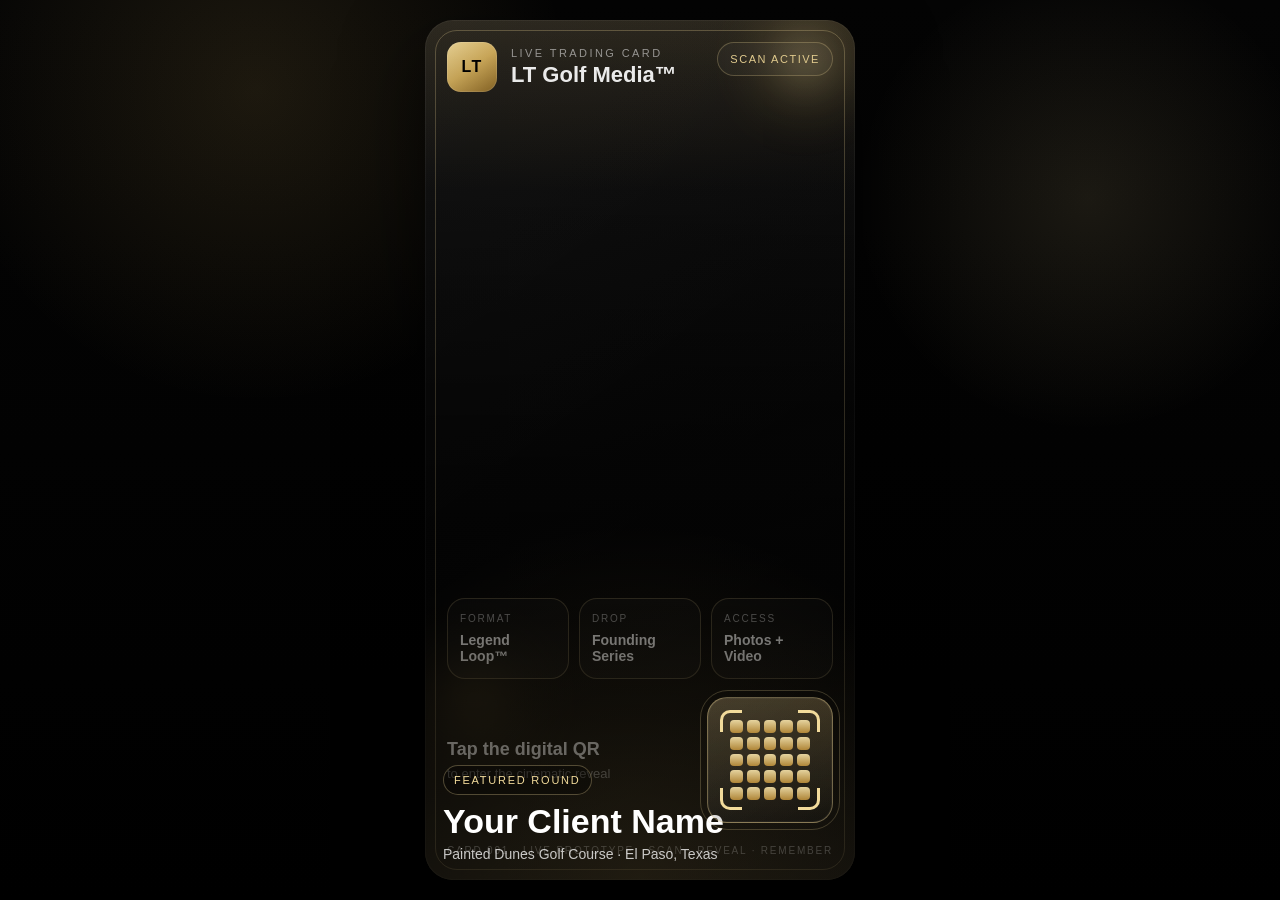
<file: index.html>
<!doctype html>
<html lang="en">
<head>
  <style>
body {
  margin: 0;
  background: black;
  font-family: -apple-system, BlinkMacSystemFont;
  color: white;
}

/* THIS IS YOUR WRAPPER */
.main {
  max-width: 420px;
  margin: 0 auto;
  padding: 20px;
}

/* HEADER */
.header {
  display: flex;
  justify-content: space-between;
  align-items: center;
  margin-bottom: 20px;
}

.scan-active {
  border: 1px solid rgba(255,215,0,0.4);
  padding: 6px 12px;
  border-radius: 20px;
  font-size: 12px;
}

/* QR SECTION */
.card-bottom {
 <div class="qr-container">
  <img src="your-qr.png" alt="QR Code" class="qr-code">
</div> display: flex;
  align-items: center;
  gap: 16px;
  margin-top: 30px;
}

.qr-box {
  width: 90px;
  height: 90px;
  border-radius: 18px;
  background: linear-gradient(145deg, #d4af37, #8c6a1c);
}

.client-info h2 {
  margin: 0;
  font-size: 22px;
}

.client-info p {
  margin: 4px 0 0;
  opacity: 0.7;
  font-size: 14px;
}

.qr-instruction {
  margin-top: 20px;
  font-size: 14px;
  opacity: 0.7;
}
</style>
  <meta charset="utf-8" />
  <meta name="viewport" content="width=device-width,initial-scale=1,viewport-fit=cover" />
  <meta name="theme-color" content="#000000" />
  <meta name="apple-mobile-web-app-capable" content="yes" />
  <meta name="apple-mobile-web-app-status-bar-style" content="black-translucent" />
  <title>LT Golf Media™ Live Card</title>
  <link rel="preload" href="styles.css" as="style" />
  <link rel="stylesheet" href="styles.css" />
</head>
<body class="card-screen">
  <main class="phone-stage">
    <section class="live-card" aria-label="LT Golf Media live trading card">
      <div class="foil foil-1"></div>
      <div class="foil foil-2"></div>
      <div class="card-border"></div>

      <header class="card-header">
        <div class="brand-row">
          <div class="brand-mark">LT</div>
          <div class="brand-copy">
            <div class="eyebrow">LIVE TRADING CARD</div>
            <h1>LT Golf Media™</h1>
          </div>
        </div>
        <div class="status-chip">SCAN ACTIVE</div>
      </header>

      <section class="hero-panel">
        <div class="hero-overlay"></div>
        <div class="hero-content">
          <div class="player-tag">FEATURED ROUND</div>
          <h2 class="player-name">Your Client Name</h2>
          <p class="course-line">Painted Dunes Golf Course · El Paso, Texas</p>
        </div>
      </section>

      <section class="info-grid">
        <article class="info-box">
          <div class="info-label">FORMAT</div>
          <div class="info-value">Legend Loop™</div>
        </article>
        <article class="info-box">
          <div class="info-label">DROP</div>
          <div class="info-value">Founding Series</div>
        </article>
        <article class="info-box">
          <div class="info-label">ACCESS</div>
          <div class="info-value">Photos + Video</div>
        </article>
      </section>

      <section class="scan-section">
        <div class="scan-copy">
          <div class="scan-title">Tap the digital QR</div>
          <div class="scan-subtitle">to enter the cinematic reveal</div>
        </div>

        <a class="qr-hotspot" href="reveal.html" aria-label="Open scan reveal">
          <div class="qr-frame">
            <div class="qr-corners tl"></div>
            <div class="qr-corners tr"></div>
            <div class="qr-corners bl"></div>
            <div class="qr-corners br"></div>
            <div class="qr-grid">
              <span></span><span></span><span></span><span></span><span></span>
              <span></span><span></span><span></span><span></span><span></span>
              <span></span><span></span><span></span><span></span><span></span>
              <span></span><span></span><span></span><span></span><span></span>
              <span></span><span></span><span></span><span></span><span></span>
            </div>
          </div>
          <div class="tap-ring"></div>
        </a>
      </section>

      <footer class="card-footer">
        <div class="serial">CARD 001 · LIVE PROTOTYPE</div>
        <div class="legend">SCAN · REVEAL · REMEMBER</div>
      </footer>
    </section>
  </main>
</body>
</html>
</file>
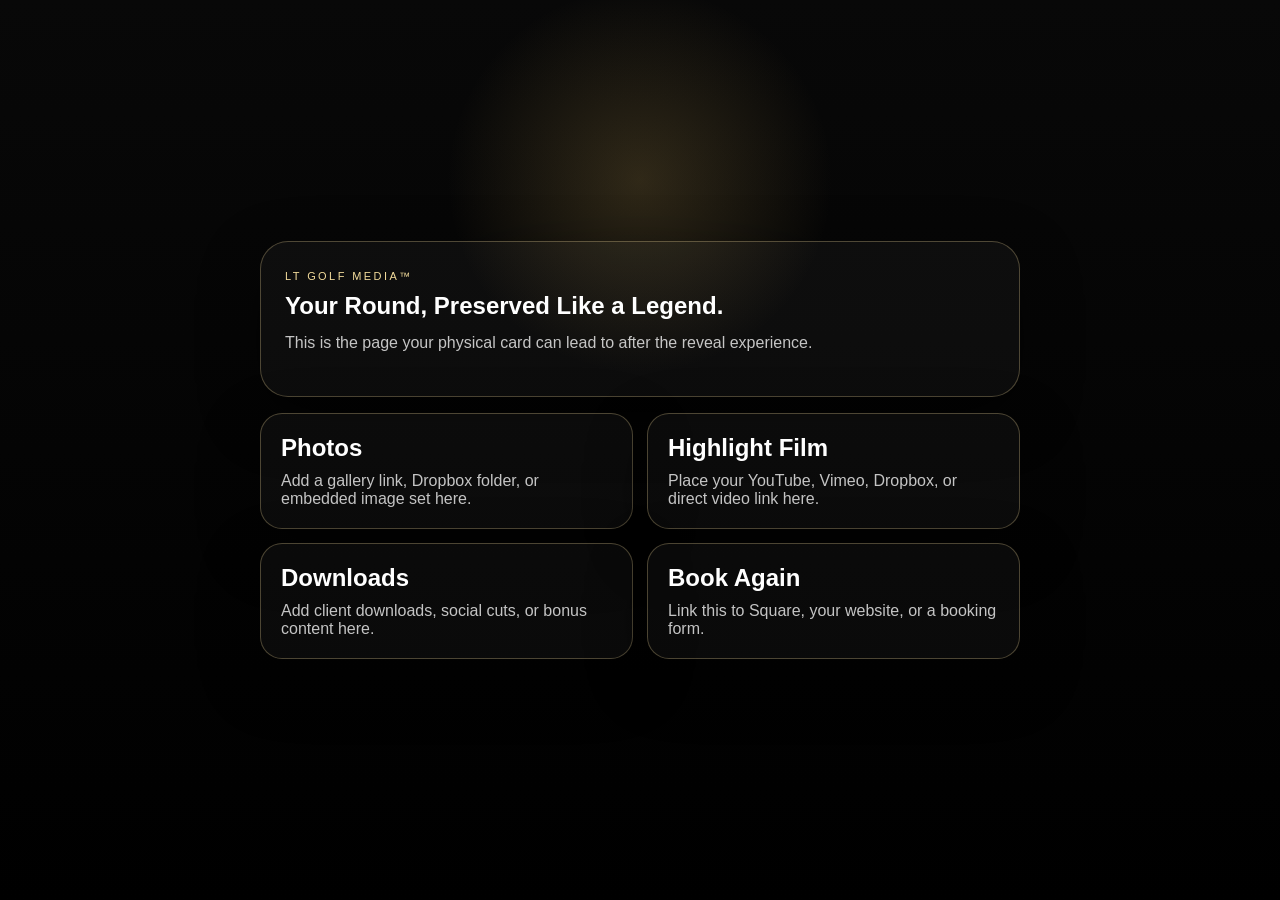
<file: landing.html>
<!doctype html>
<html lang="en">
<head>
  <meta charset="utf-8" />
  <meta name="viewport" content="width=device-width,initial-scale=1,viewport-fit=cover" />
  <meta name="theme-color" content="#000000" />
  <title>LT Golf Media™ Landing Page</title>
  <link rel="stylesheet" href="styles.css" />
</head>
<body class="landing-screen">
  <main class="landing-wrap">
    <section class="landing-hero">
      <div class="landing-eyebrow">LT Golf Media™</div>
      <h1>Your Round, Preserved Like a Legend.</h1>
      <p>This is the page your physical card can lead to after the reveal experience.</p>
    </section>

    <section class="landing-grid">
      <article class="landing-box">
        <h2>Photos</h2>
        <p>Add a gallery link, Dropbox folder, or embedded image set here.</p>
      </article>
      <article class="landing-box">
        <h2>Highlight Film</h2>
        <p>Place your YouTube, Vimeo, Dropbox, or direct video link here.</p>
      </article>
      <article class="landing-box">
        <h2>Downloads</h2>
        <p>Add client downloads, social cuts, or bonus content here.</p>
      </article>
      <article class="landing-box">
        <h2>Book Again</h2>
        <p>Link this to Square, your website, or a booking form.</p>
      </article>
    </section>
  </main>
</body>
</html>
</file>
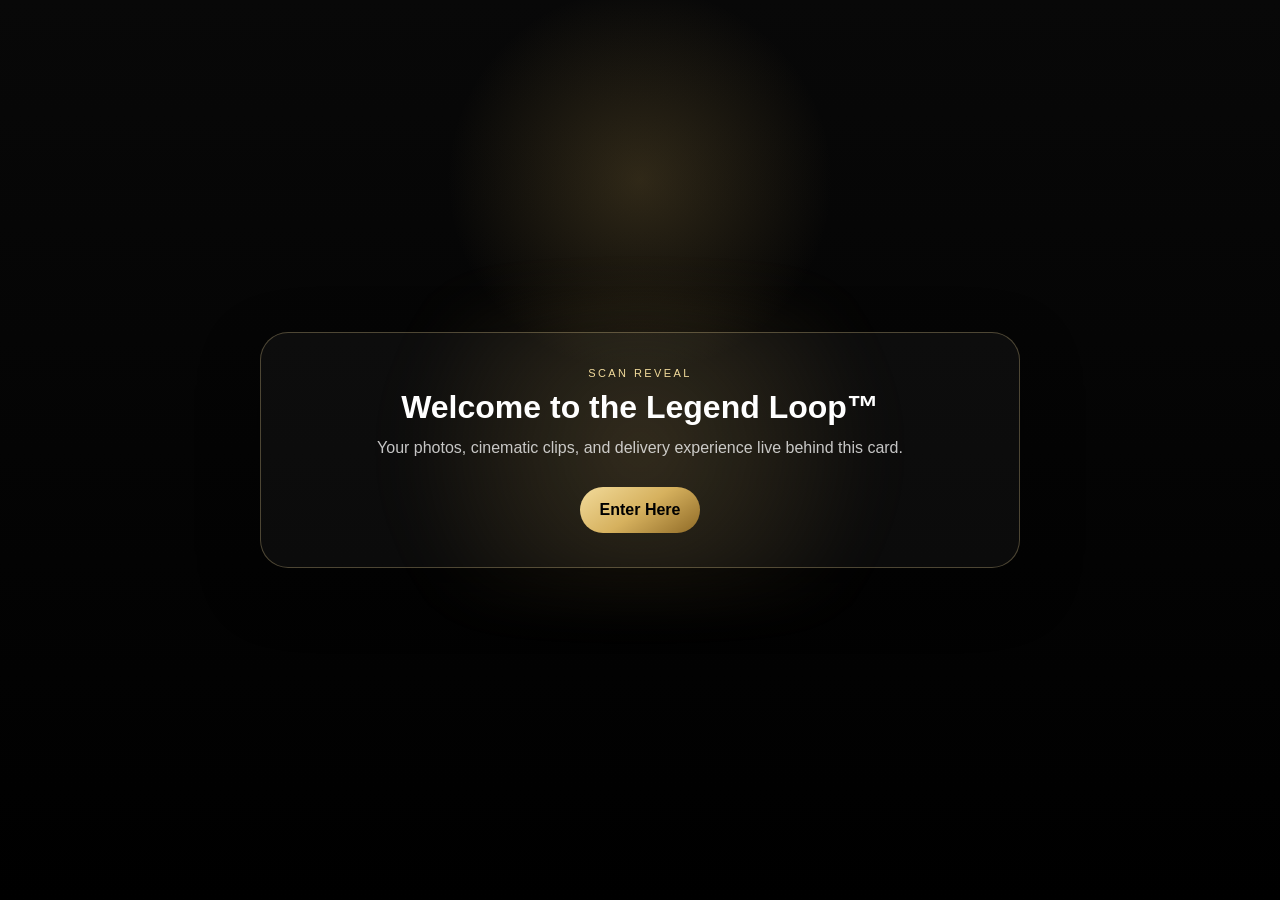
<file: reveal.html>
<!doctype html>
<html lang="en">
<head>
  <meta charset="utf-8" />
  <meta name="viewport" content="width=device-width,initial-scale=1,viewport-fit=cover" />
  <meta name="theme-color" content="#000000" />
  <title>LT Golf Media™ Reveal</title>
  <link rel="stylesheet" href="styles.css" />
</head>
<body class="reveal-screen">
  <main class="reveal-wrap">
    <div class="reveal-glow"></div>
    <div class="reveal-card">
      <div class="reveal-eyebrow">SCAN REVEAL</div>
      <h1>Welcome to the Legend Loop™</h1>
      <p>Your photos, cinematic clips, and delivery experience live behind this card.</p>
      <a class="enter-button" href="landing.html">Enter Here</a>
    </div>
  </main>
</body>
</html>
</file>
<file: styles.css>
body {
  opacity: 0;
  animation: fadeIn 0.25s ease forwards;
}

@keyframes fadeIn {
  to { opacity: 1; }
}
:root{
  --bg:#050505;
  --panel:#0d0d0d;
  --gold:#d6b15e;
  --gold-2:#f2db9b;
  --gold-3:#8f6a26;
  --line:rgba(242,219,155,.28);
  --soft:rgba(255,255,255,.76);
  --muted:rgba(255,255,255,.56);
}

*{box-sizing:border-box;-webkit-tap-highlight-color:transparent}
html,body{margin:0;min-height:100%;background:#000;color:#fff;font-family:-apple-system,BlinkMacSystemFont,"Segoe UI",Roboto,Helvetica,Arial,sans-serif}
body{overflow:hidden}

.card-screen{
  background:
    radial-gradient(circle at 20% 10%, rgba(214,177,94,.12), transparent 24%),
    radial-gradient(circle at 85% 22%, rgba(242,219,155,.10), transparent 18%),
    linear-gradient(180deg, #040404 0%, #000 100%);
}

.phone-stage{
  min-height:100vh;
  display:grid;
  place-items:center;
  padding:16px;
}

.live-card{
  position:relative;
  width:min(100vw - 24px, 430px);
  height:min(100vh - 32px, 860px);
  border-radius:28px;
  overflow:hidden;
  background:
    linear-gradient(145deg, rgba(255,255,255,.03), rgba(255,255,255,.00)),
    linear-gradient(180deg, rgba(214,177,94,.12), rgba(0,0,0,.1) 20%, rgba(0,0,0,.75) 70%, rgba(214,177,94,.08) 100%),
    linear-gradient(160deg, #111 0%, #060606 52%, #121212 100%);
  box-shadow:
    0 30px 80px rgba(0,0,0,.6),
    0 0 0 1px rgba(255,255,255,.05) inset;
  display:grid;
  grid-template-rows:auto 1fr auto auto auto;
}

.card-border{
  position:absolute; inset:10px;
  border-radius:22px;
  border:1px solid var(--line);
  pointer-events:none;
}

.foil{
  position:absolute; inset:auto;
  filter:blur(18px);
  opacity:.55;
  pointer-events:none;
}
.foil-1{
  top:-40px; right:-30px; width:160px; height:160px;
  background:radial-gradient(circle, rgba(242,219,155,.75), rgba(214,177,94,.16), transparent 72%);
}
.foil-2{
  bottom:90px; left:-40px; width:180px; height:180px;
  background:radial-gradient(circle, rgba(214,177,94,.35), rgba(214,177,94,.08), transparent 74%);
}

.card-header{
  display:flex; align-items:flex-start; justify-content:space-between;
  gap:14px; padding:22px 22px 14px;
}

.brand-row{display:flex; gap:14px; align-items:center; min-width:0}
.brand-mark{
  width:50px; height:50px; border-radius:14px;
  display:grid; place-items:center; font-weight:800; letter-spacing:.08em;
  color:#000; background:linear-gradient(145deg,var(--gold-2),var(--gold),var(--gold-3));
  box-shadow:0 0 0 1px rgba(255,255,255,.12) inset;
}
.eyebrow{font-size:11px; letter-spacing:.22em; color:var(--muted); text-transform:uppercase}
.brand-copy h1{margin:4px 0 0; font-size:22px; line-height:1.05}
.status-chip{
  white-space:nowrap;
  font-size:11px; letter-spacing:.14em; text-transform:uppercase;
  color:var(--gold-2); padding:10px 12px; border-radius:999px;
  border:1px solid var(--line); background:rgba(255,255,255,.03)
}

.hero-panel{.hero-panel {
.hero-panel {
  position: relative;
  margin: 0 22px;
  border-radius: 24px;
  overflow: hidden;
  min-height: 400px;
  background: url('Card1.jpg') center/cover no-repeat;
  border: 1px solid rgba(242,219,155,.28);
}
}
}
.hero-panel::before{
  .hero-panel {
  position: relative;
  margin: 0 22px;
  border-radius: 24px;
  overflow: hidden;
  min-height: 400px;
  background: url('David Final Card.jpg') center/cover no-repeat;
  border: 1px solid rgba(242,219,155,.28);
}
}
.hero-overlay{
  position:absolute; inset:0;
  background:
    linear-gradient(180deg, rgba(0,0,0,.04), rgba(0,0,0,.58) 80%),
    radial-gradient(circle at 50% 100%, rgba(214,177,94,.24), transparent 40%);
}
.hero-content{
  position:absolute; inset:auto 18px 18px 18px;
}
.player-tag{
  display:inline-block; margin-bottom:10px;
  font-size:11px; text-transform:uppercase; letter-spacing:.16em;
  color:var(--gold-2); padding:8px 10px; border-radius:999px;
  border:1px solid rgba(242,219,155,.3); background:rgba(0,0,0,.28)
}
.player-name{margin:0 0 8px; font-size:34px; line-height:.98}
.course-line{margin:0; color:var(--soft); font-size:14px}

.info-grid{
  display:grid; grid-template-columns:repeat(3,1fr); gap:10px;
  padding:16px 22px 0;
}
.info-box{
  background:rgba(255,255,255,.03);
  border:1px solid var(--line); border-radius:18px; padding:14px 12px;
}
.info-label{
  font-size:10px; text-transform:uppercase; letter-spacing:.18em; color:var(--muted); margin-bottom:8px
}
.info-value{
  font-size:14px; line-height:1.15; color:#fff; font-weight:650
}

.scan-section{
  display:grid; grid-template-columns:1fr auto; gap:14px; align-items:center;
  padding:18px 22px 8px;
}
.scan-title{font-size:18px; font-weight:700; margin-bottom:6px}
.scan-subtitle{font-size:13px; color:var(--muted)}
.qr-hotspot{
  position:relative;
  display:block; width:126px; height:126px;
  text-decoration:none;
}
.qr-frame{
  position:absolute; inset:0;
  border-radius:20px;
  background:
    linear-gradient(145deg, rgba(255,255,255,.08), rgba(255,255,255,.02)),
    linear-gradient(180deg, rgba(214,177,94,.20), rgba(0,0,0,.14));
  border:1px solid rgba(242,219,155,.38);
  box-shadow:0 0 0 1px rgba(255,255,255,.04) inset;
}
.qr-grid{
  position:absolute; inset:22px;
  display:grid; grid-template-columns:repeat(5,1fr); gap:4px;
}
.qr-grid span{
  border-radius:4px;
  background:linear-gradient(180deg, #f5e2aa, #bb8e3a);
  opacity:.92;
}
.qr-corners{
  position:absolute; width:22px; height:22px; border:3px solid var(--gold-2)
}
.tl{top:12px; left:12px; border-right:0; border-bottom:0; border-radius:10px 0 0 0}
.tr{top:12px; right:12px; border-left:0; border-bottom:0; border-radius:0 10px 0 0}
.bl{bottom:12px; left:12px; border-right:0; border-top:0; border-radius:0 0 0 10px}
.br{bottom:12px; right:12px; border-left:0; border-top:0; border-radius:0 0 10px 0}

.tap-ring{
  position:absolute; inset:-7px;
  border-radius:28px;
  border:1px solid rgba(242,219,155,.22);
  animation:pulse 1.7s ease-out infinite;
}
@keyframes pulse{
  0%{transform:scale(.96); opacity:.65}
  70%{transform:scale(1.04); opacity:.12}
  100%{transform:scale(1.08); opacity:0}
}

.card-footer{
  display:flex; justify-content:space-between; gap:12px; flex-wrap:wrap;
  padding:14px 22px 24px;
  font-size:10px; text-transform:uppercase; letter-spacing:.18em; color:var(--muted)
}

.reveal-screen, .landing-screen{
  min-height:100vh;
  background:
    radial-gradient(circle at 50% 20%, rgba(214,177,94,.20), transparent 20%),
    linear-gradient(180deg, #080808 0%, #000 100%);
  display:grid;
  place-items:center;
  padding:20px;
}
.reveal-wrap, .landing-wrap{width:min(100%, 760px)}
.reveal-card, .landing-box, .landing-hero{
  border:1px solid var(--line);
  background:rgba(255,255,255,.035);
  box-shadow:0 20px 60px rgba(0,0,0,.45);
}
.reveal-wrap{position:relative}
.reveal-glow{
  position:absolute; inset:-30px;
  background:radial-gradient(circle, rgba(214,177,94,.20), transparent 56%);
  filter:blur(25px); pointer-events:none;
}
.reveal-card{
  position:relative;
  border-radius:28px; padding:34px 26px; text-align:center;
}
.reveal-eyebrow, .landing-eyebrow{
  font-size:11px; letter-spacing:.22em; text-transform:uppercase; color:var(--gold-2)
}
.reveal-card h1, .landing-hero h1{margin:12px 0 12px; line-height:1.02}
.reveal-card p, .landing-hero p{color:var(--soft); font-size:16px}
.enter-button{
  display:inline-block; margin-top:14px; text-decoration:none;
  color:#000; font-weight:800; padding:14px 20px; border-radius:999px;
  background:linear-gradient(145deg,var(--gold-2),var(--gold),var(--gold-3));
}

.landing-hero{
  border-radius:28px; padding:28px 24px; margin-bottom:16px;
}
.landing-grid{
  display:grid; grid-template-columns:repeat(2, minmax(0,1fr)); gap:14px;
}
.landing-box{
  border-radius:22px; padding:20px;
}
.landing-box h2{margin:0 0 10px}
.landing-box p{margin:0; color:var(--soft)}

@media (max-width:520px){
  .live-card{height:min(100vh - 18px, 860px); width:min(100vw - 10px, 430px); border-radius:24px}
  .card-header, .info-grid, .scan-section, .card-footer{padding-left:16px; padding-right:16px}
  .hero-panel{margin:0 16px; min-height:245px}
  .info-grid{grid-template-columns:1fr}
  .scan-section{grid-template-columns:1fr; justify-items:start}
  .qr-hotspot{width:118px; height:118px}
  .player-name{font-size:30px}
  .landing-grid{grid-template-columns:1fr}
}
.qr-container {
  position: absolute;
  bottom: 80px;
  left: 40px;
}
.card-bottom {
  position: relative;
}
.qr-container{
  position:absolute;
  left:80px;
  bottom:55px;
  z-index:5;
}
</file>
